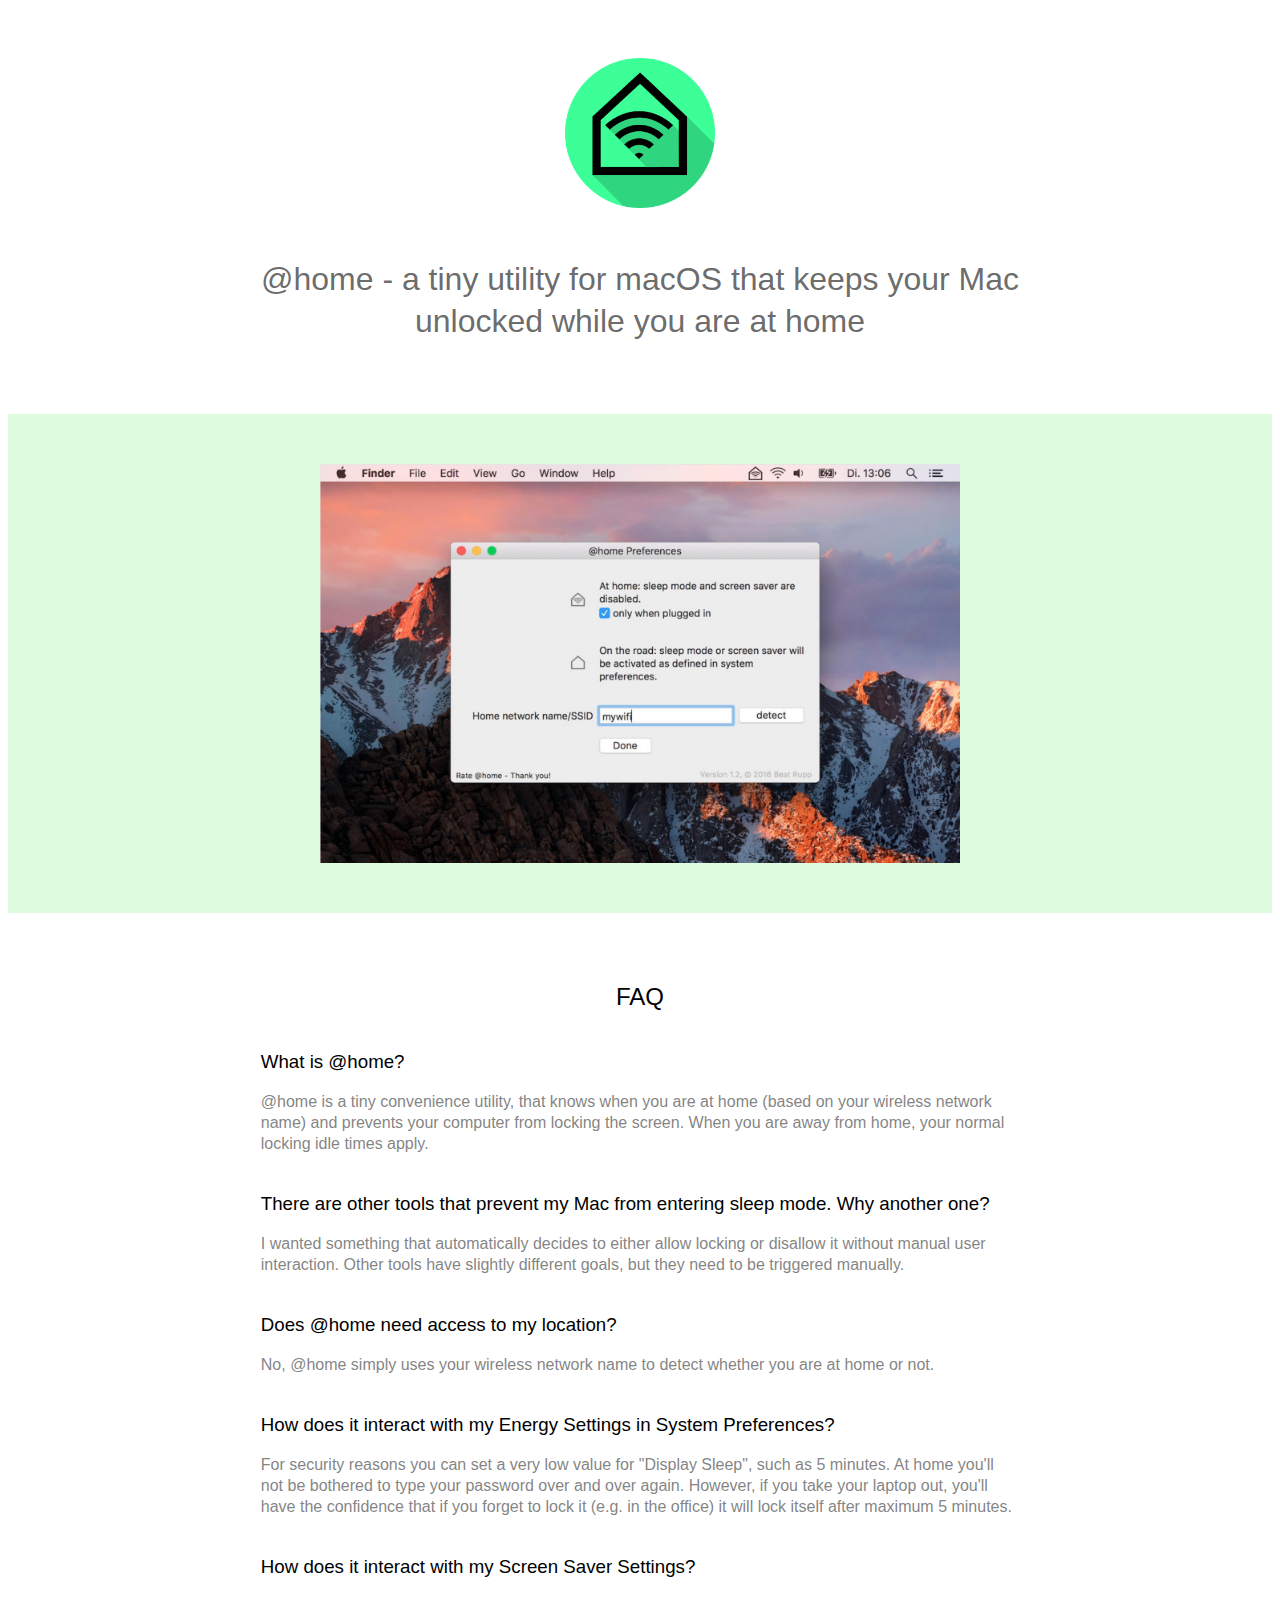
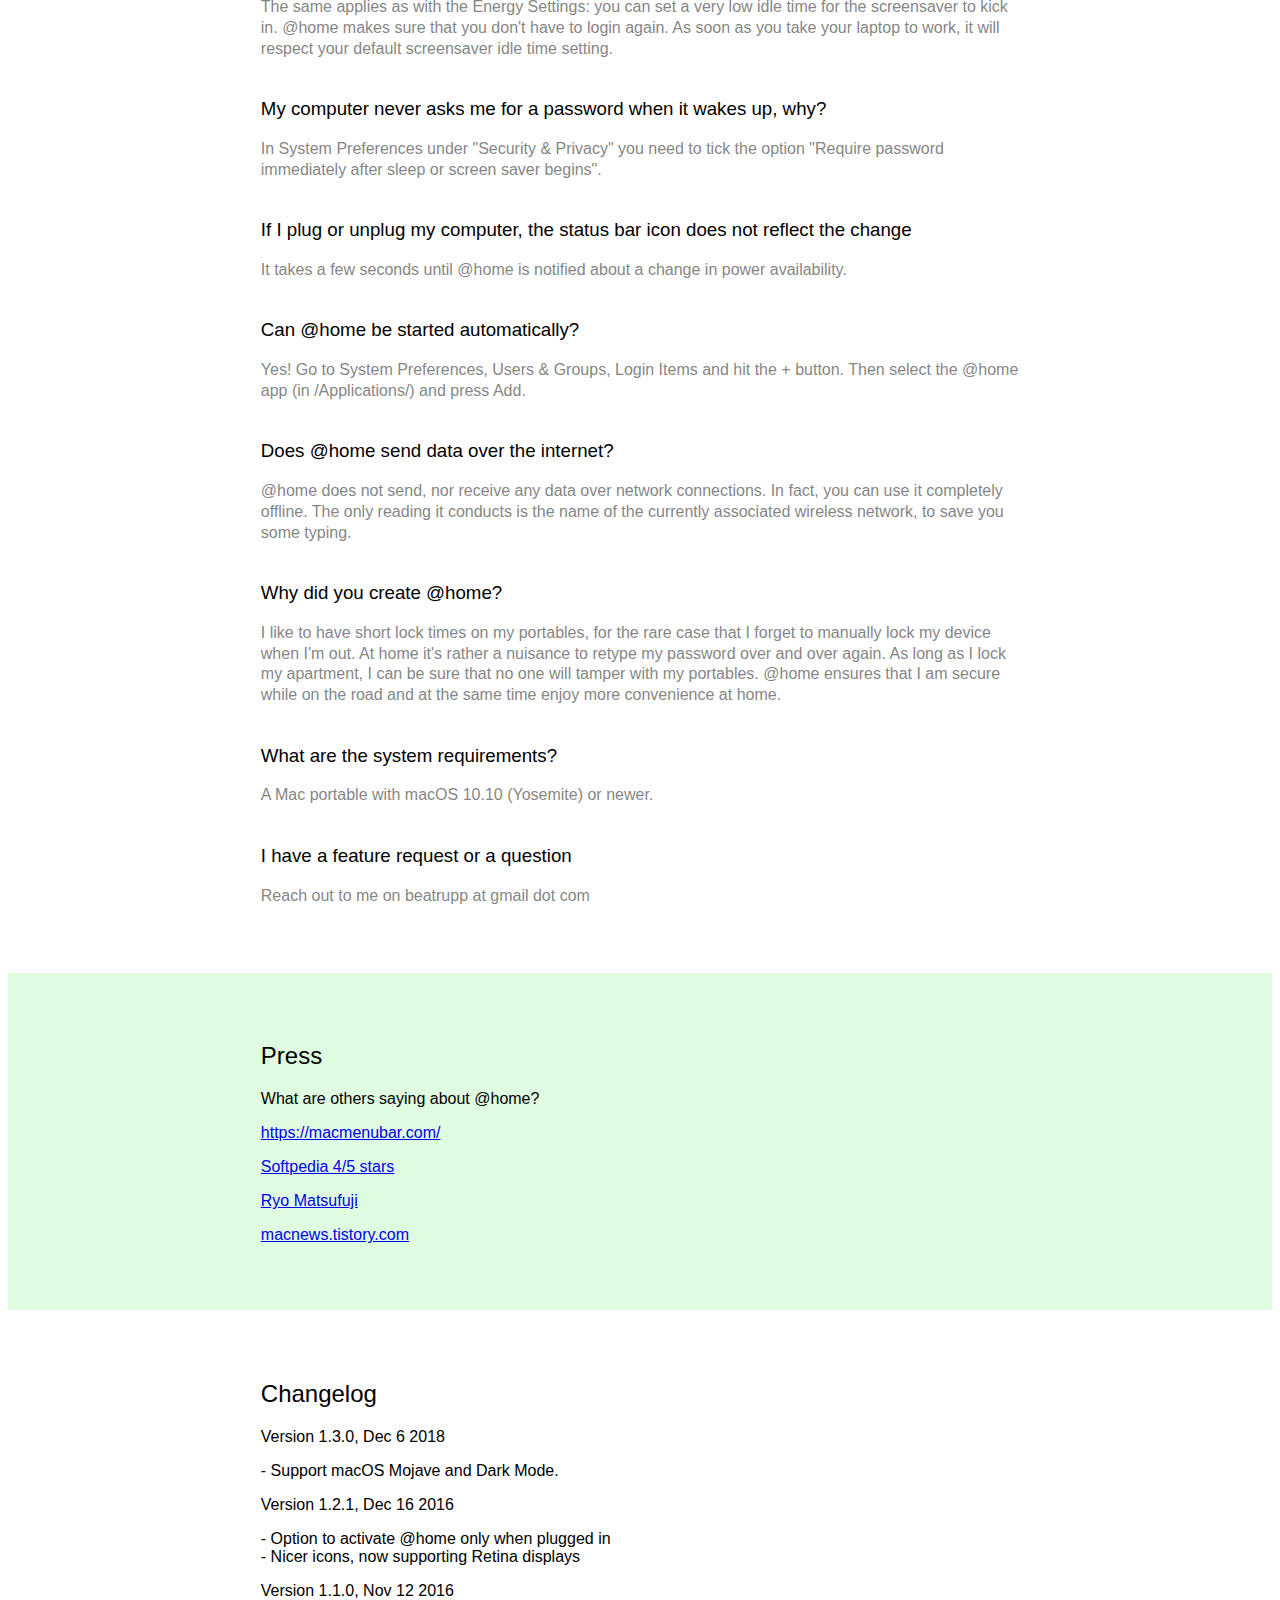
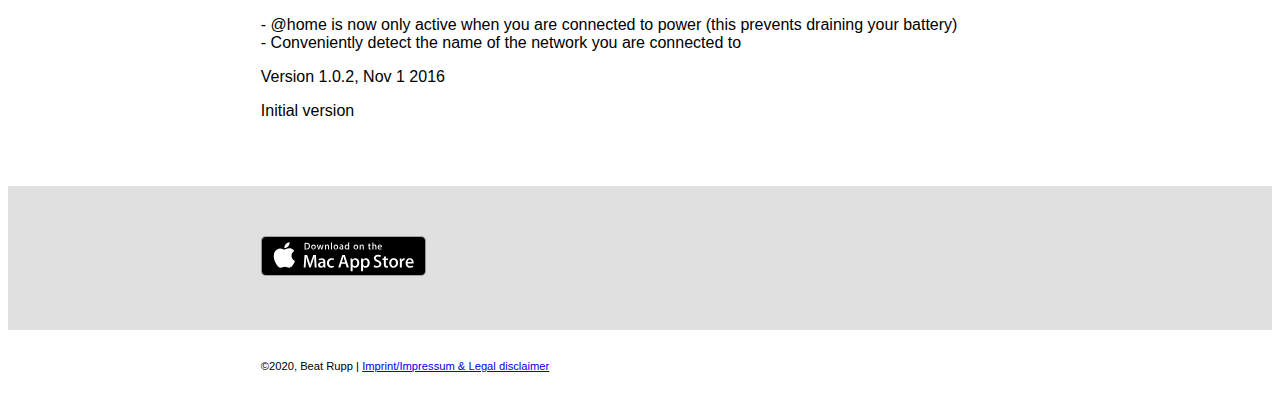
<file: athome/index.html>
<!DOCTYPE html>
<html lang="en">
<head>
<meta charset="utf-8">
<title>@home - a tiny utility for macOS that keeps your Mac unlocked while you are at home</title>
<link rel="stylesheet" href="default.css" type="text/css"></link>
<meta name="keywords" content="wifi,home,sleep,standby,laptop,wlan,idle,caffeine,amphetamine,password,lock,screen,monitor,house,locked,unlock,unlocked" />
<meta name="description" content="@home - Keep your Mac unlocked when you're at home." />
</head>
<body>
<div id="header">
<img src="main_icon_rounded_512.png" id="logo"/>
<h1>@home - a tiny utility for macOS that keeps your Mac unlocked while you are at home</h1>
</div>
<div id="features">
<img src="screenshot.jpg" />
</div>

<div id="faq">
<h2>FAQ</h2>
<h3>What is @home?</h3>
<p>
@home is a tiny convenience utility, that knows when you are at home (based on your wireless network name) and prevents your computer from locking the screen. When you are away from home, your normal locking idle times apply.
</p>

<h3>There are other tools that prevent my Mac from entering sleep mode. Why another one?</h3>
<p>
I wanted something that automatically decides to either allow locking or disallow it without manual user interaction. Other tools have slightly different goals, but they need to be triggered manually.
</p>

<h3>Does @home need access to my location?</h3>
<p>
No, @home simply uses your wireless network name to detect whether you are at home or not.
</p>

<h3>How does it interact with my Energy Settings in System Preferences?</h3>
<p>
For security reasons you can set a very low value for "Display Sleep", such as 5 minutes. At home you'll not be bothered to type your password over and over again. However, if you take your laptop out, you'll have the confidence that if you forget to lock it (e.g. in the office) it will lock itself after maximum 5 minutes.
</p>

<h3>How does it interact with my Screen Saver Settings?</h3>
<p>
The same applies as with the Energy Settings: you can set a very low idle time for the screensaver to kick in. @home makes sure that you don't have to login again. As soon as you take your laptop to work, it will respect your default screensaver idle time setting.
</p>

<h3>My computer never asks me for a password when it wakes up, why?</h3>
<p>
In System Preferences under "Security & Privacy" you need to tick the option "Require password immediately after sleep or screen saver begins".
</p>

<h3>If I plug or unplug my computer, the status bar icon does not reflect the change</h3>
  <p>
  It takes a few seconds until @home is notified about a change in power availability.</p>

<h3>Can @home be started automatically?</h3>
<p>Yes! Go to System Preferences, Users & Groups, Login Items and hit the + button. Then select the @home app (in /Applications/) and press Add.</p>

<h3>Does @home send data over the internet?</h3>
<p>
@home does not send, nor receive any data over network connections. In fact, you can use it completely offline. The only reading it conducts is the name of the currently associated wireless network, to save you some typing.
</p>

<h3>Why did you create @home?</h3>
<p>
I like to have short lock times on my portables, for the rare case that I forget to manually lock my device when I'm out. At home it's rather a nuisance to retype my password over and over again. As long as I lock my apartment, I can be sure that no one will tamper with my portables. @home ensures that I am secure while on the road and at the same time enjoy more convenience at home.
</p>

<h3>What are the system requirements?</h3>
<p>
A Mac portable with macOS 10.10 (Yosemite) or newer.
</p>

<h3>I have a feature request or a question</h3>
<p>
Reach out to me on beatrupp at gmail dot com
</p>
</div>

<div id="press">
  <h2>Press</h2>
  <p>What are others saying about @home?</p>
  <p><a href="https://macmenubar.com/home/">https://macmenubar.com/</a></p>
  <p><a href="http://mac.softpedia.com/get/Internet-Utilities/at-home.shtml">Softpedia 4/5 stars</a></p>
  <p><a href="http://loumo.jp/wp/archive/20161110120038/">Ryo Matsufuji</a></p>
  <p><a href="http://macnews.tistory.com/m/5140">macnews.tistory.com</a></p>
</div>

<div id="changelog">
  <h2>Changelog</h2>
  <p>Version 1.3.0, Dec 6 2018</p>
  <p>- Support macOS Mojave and Dark Mode.</p>
  <p>Version 1.2.1, Dec 16 2016</p>
  <p>- Option to activate @home only when plugged in<br />
- Nicer icons, now supporting Retina displays
  </p>
  <p>Version 1.1.0, Nov 12 2016</p>
  <p>- @home is now only active when you are connected to power (this prevents draining your battery)<br />
  - Conveniently detect the name of the network you are connected to
  </p>
    <p>Version 1.0.2, Nov 1 2016</p>
  <p>Initial version</p>
</div>

<div id="download">
<a href="https://itunes.apple.com/de/app/home/id954592389?l=en&mt=12"><img src="Download_on_the_Mac_App_Store_Badge_US-UK_165x40.svg" /></a>
</div>

<div id="footer">
©2020, Beat Rupp | <a href="imprint.html">Imprint/Impressum & Legal disclaimer</a>
</div>

</body>
</html>
</file>
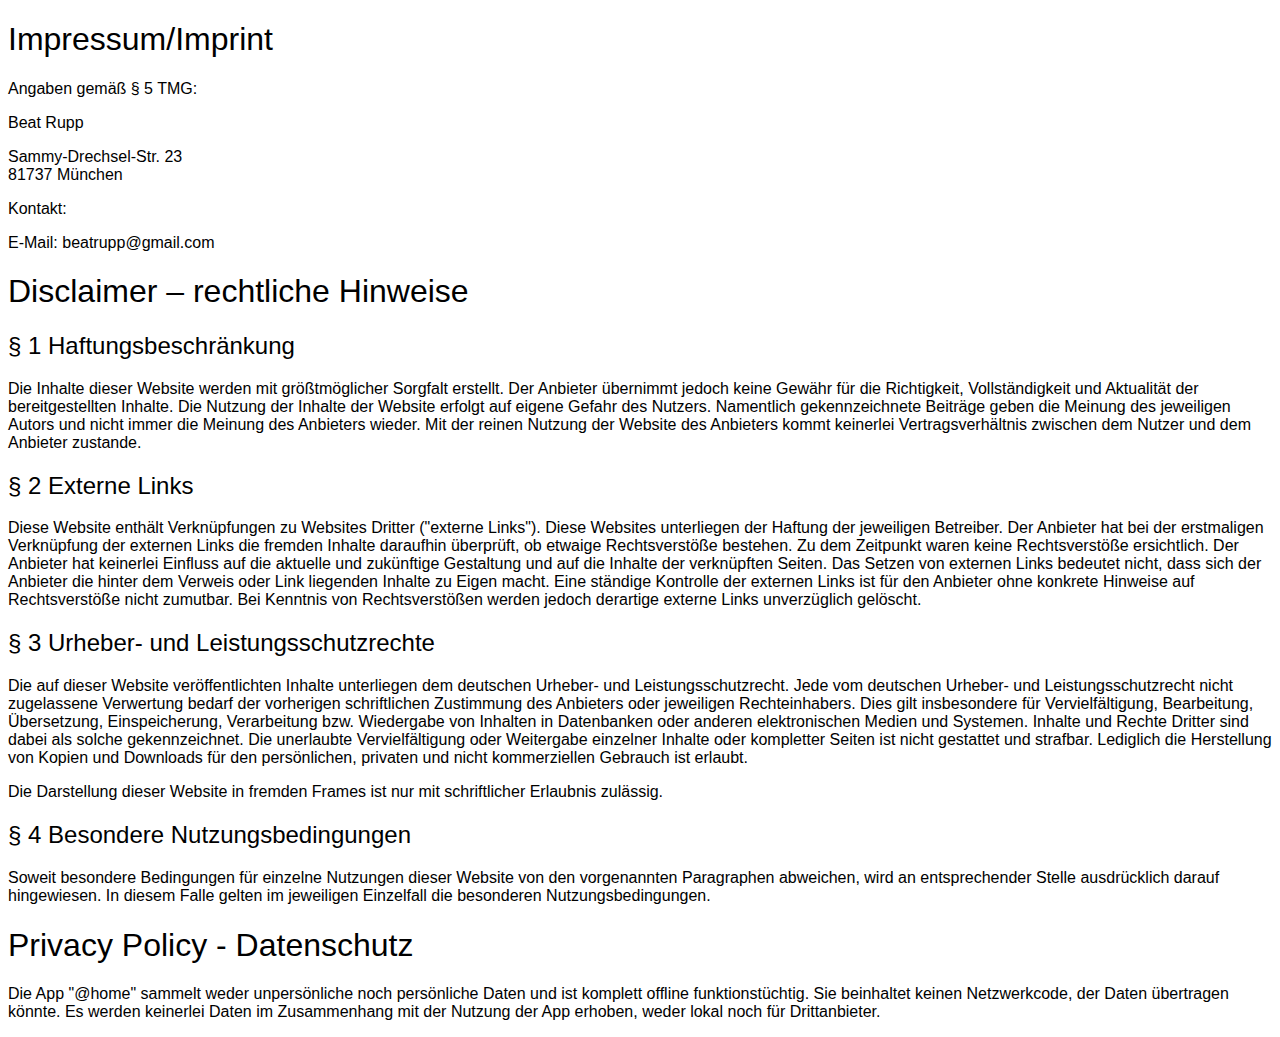
<file: athome/imprint.html>
<!DOCTYPE html>
<html lang="de">
<head>
<meta charset="utf-8">
<link rel="stylesheet" href="default.css" type="text/css"></link>
</head>
<body>
  
<h1>Impressum/Imprint</h1>
<p><strong>Angaben gemäß § 5 TMG:</strong></p>
<p>Beat Rupp</p>
<p>Sammy-Drechsel-Str. 23<br>81737 München<br></p>
<p><strong>Kontakt:</strong></p>
<p>E-Mail: beatrupp@gmail.com</p>

<h1>Disclaimer – rechtliche Hinweise</h1>
<h2>§ 1 Haftungsbeschränkung</h2>
<p>Die Inhalte dieser Website werden mit größtmöglicher Sorgfalt erstellt. Der Anbieter übernimmt jedoch keine Gewähr für die Richtigkeit, Vollständigkeit und Aktualität der bereitgestellten Inhalte. Die Nutzung der Inhalte der Website erfolgt auf eigene Gefahr des Nutzers. Namentlich gekennzeichnete Beiträge geben die Meinung des jeweiligen Autors und nicht immer die Meinung des Anbieters wieder. Mit der reinen Nutzung der Website des Anbieters kommt keinerlei Vertragsverhältnis zwischen dem Nutzer und dem Anbieter zustande.</p><h2>§ 2 Externe Links</h2>
<p>Diese Website enthält Verknüpfungen zu Websites Dritter ("externe Links").  Diese Websites unterliegen der Haftung der jeweiligen Betreiber. Der Anbieter hat bei der erstmaligen Verknüpfung der externen Links die fremden Inhalte daraufhin überprüft, ob etwaige Rechtsverstöße bestehen. Zu dem Zeitpunkt waren keine Rechtsverstöße ersichtlich. Der Anbieter hat keinerlei Einfluss auf die aktuelle und zukünftige Gestaltung und auf die Inhalte der verknüpften Seiten. Das Setzen von externen Links bedeutet nicht, dass sich der Anbieter die hinter dem Verweis oder Link liegenden Inhalte zu Eigen macht. Eine ständige Kontrolle der externen Links ist für den Anbieter ohne konkrete Hinweise auf Rechtsverstöße nicht zumutbar. Bei Kenntnis von Rechtsverstößen werden jedoch derartige externe Links unverzüglich gelöscht.</p><h2>§ 3 Urheber- und Leistungsschutzrechte</h2>
<p>Die auf dieser Website veröffentlichten Inhalte unterliegen dem deutschen Urheber- und Leistungsschutzrecht. Jede vom deutschen Urheber- und Leistungsschutzrecht nicht zugelassene Verwertung bedarf der vorherigen schriftlichen Zustimmung des Anbieters oder jeweiligen Rechteinhabers. Dies gilt insbesondere für Vervielfältigung, Bearbeitung, Übersetzung, Einspeicherung, Verarbeitung bzw. Wiedergabe von Inhalten in Datenbanken oder anderen elektronischen Medien und Systemen. Inhalte und Rechte Dritter sind dabei als solche gekennzeichnet. Die unerlaubte Vervielfältigung oder Weitergabe einzelner Inhalte oder kompletter Seiten ist nicht gestattet und strafbar. Lediglich die Herstellung von Kopien und Downloads für den persönlichen, privaten und nicht kommerziellen Gebrauch ist erlaubt.</p>
<p>Die Darstellung dieser Website in fremden Frames ist nur mit schriftlicher Erlaubnis zulässig.</p><h2>§ 4 Besondere Nutzungsbedingungen</h2>
<p>Soweit besondere Bedingungen für einzelne Nutzungen dieser Website von den vorgenannten Paragraphen abweichen, wird an entsprechender Stelle ausdrücklich darauf hingewiesen. In diesem Falle gelten im jeweiligen Einzelfall die besonderen Nutzungsbedingungen.</p>

  <h1>Privacy Policy - Datenschutz</h1>
  <p>Die App "@home" sammelt weder unpersönliche noch persönliche Daten und ist komplett offline funktionstüchtig. Sie beinhaltet keinen Netzwerkcode, der Daten übertragen könnte. Es werden keinerlei Daten im Zusammenhang mit der Nutzung der App erhoben, weder lokal noch für Drittanbieter.</p>
</body>
</html>
</file>
<file: athome/default.css>
* {
  font-family: source-sans-pro, sans-serif ;
  font-weight: 300;
}

html {
  margin: 0 0 0 0;
}

#header {
  padding: 50px 20% 50px 20%;
  overflow: hidden;
  //height: 230px;
  text-align: center;
}

#header > h1 {
  line-height: 130%; 
  color: rgba(100, 100, 100, 0.95);
}

#logo {
  display: block;
  height: 150px;
  width: 150px;
  padding-bottom: 30px;
  margin-left: auto;
  margin-right: auto;
}

#features {
  padding-top: 50px;
  padding-bottom: 50px;
//  height: 230px;
  background-color: rgba(100, 240, 100, 0.2);
}

#features > img {
  display: block;
  width: 640px;
  margin-left: auto;
  margin-right: auto;
}

#faq {
  padding: 50px 20% 50px 20%;
}

#faq > h2 {
  text-align: center;   
}

#faq > h3 {
  padding-top: 20px;
}

#faq > p {
  line-height: 130%;
  color: rgba(100, 100, 100, 0.8);
}
 
#download {
  padding: 50px 20% 50px 20%;
  background-color: rgba(100, 100, 100, 0.2);
}

#download > img {
  display: block;
  margin-left: auto;
  margin-right: auto;
}

#press {
  padding: 50px 20% 50px 20%;
  background-color: rgba(100, 240, 100, 0.2);
}

#changelog {
  padding: 50px 20% 50px 20%;
}

#footer {
  font-size: 70%;
  padding: 30px 20% 30px 20%;
}
</file>
